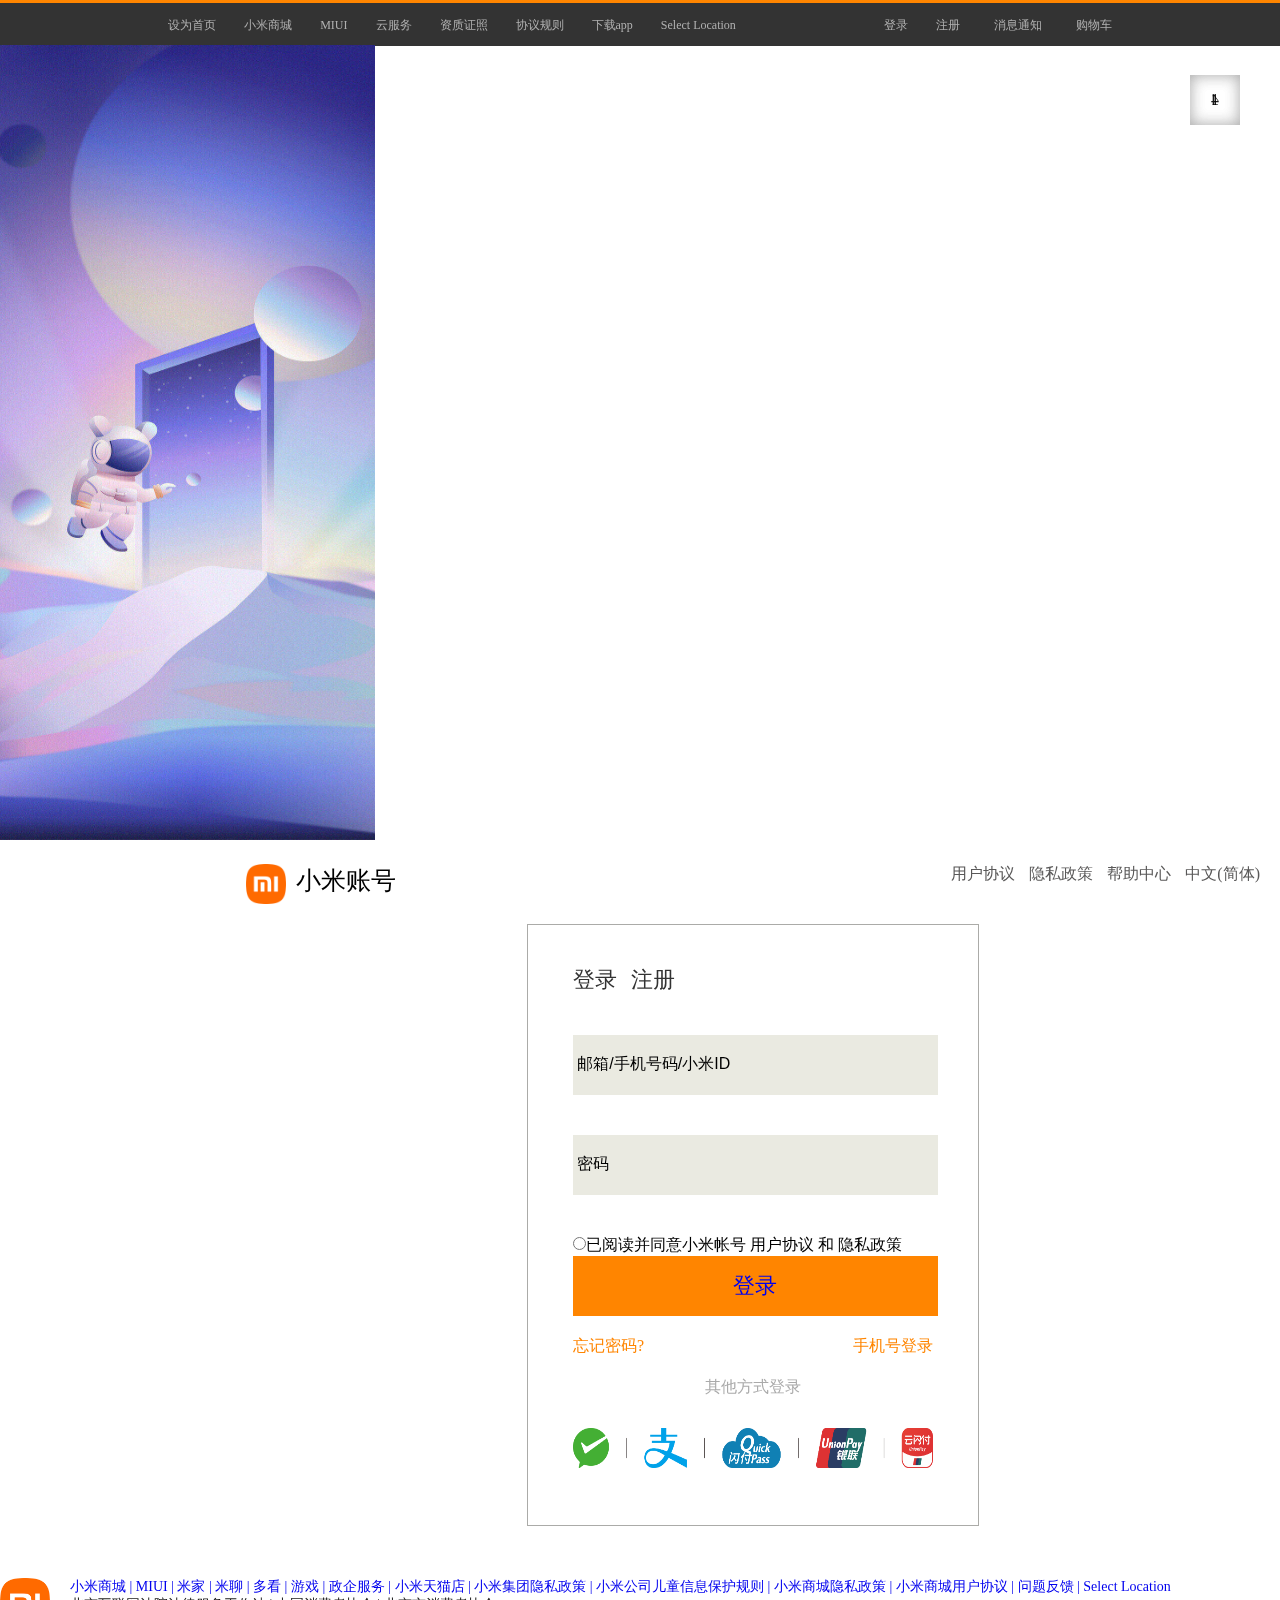
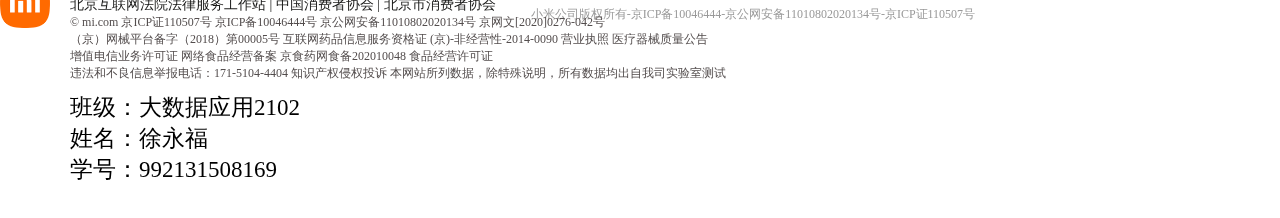
<file: Login.html>
<!DOCTYPE html>
<html lang="en">

<head>
    <meta charset="UTF-8">
    <meta http-equiv="X-UA-Compatible" content="IE=edge">
    <meta name="viewport" content="width=device-width, initial-scale=1.0">
    <title>登录界面</title>
    <link rel="stylesheet" href="https://cdn.staticfile.org/font-awesome/4.7.0/css/font-awesome.css">
    <link rel="stylesheet" href="css/common.css">
    <link rel="stylesheet" href="css/login.css">
    <link rel="stylesheet" href="css/base.css">
    <!-- 导入图标  -->
    <link rel="shortcut icon" href="favicon01.ico" />
</head>

<body>
    <!-- 头部 -->
    <header>
        <div class="header-box">
            <div class="header-nav">
                <div class="header-nav-left">
                    <a href="index.html">设为首页</a>
                    <a href="index.html">小米商城</a>
                    <a href="#">MIUI</a>
                    <a href="#">云服务</a>
                    <a href="#">资质证照</a>
                    <a href="#">协议规则</a>
                    <a href="#">下载app</a>
                    <a href="#">Select Location<span class="fa fa-angle-down"></span></a>
                    <span>　　　　　 　</span>
                    <a href="Login.html">登录</a>
                    <a href="Login.html">注册</a>
                    <a href="#">消息通知　</a>
                    <a href="#"><i class="fa fa-cart-plus fa-2x" aria-hidden="true"> </i> 购物车</a>
                </div>
            </div>
        </div>
        <!-- 立方体 -->
        <div class="xx-box">
            <div class="one">1</div>
            <div class="two">2</div>
            <div class="three">3</div>
            <div class="four">4</div>
            <div class="five">5</div>
            <div class="six">6</div>
        </div>
    </header>
    <!-- 主体 -->
    <div class="clearfix">
        <div class="tu"><img src="images/bei.jpg" alt="" width="375px" height="794.51px"></div>
        <!-- 登录头 -->
        <div class="den">
            <div class="den-a">
                <div class="den-m"><img src="images/logo-mi.png" alt="" width="40px" height="40px"></div>
                <div class="den-n">小米账号</div>
                <div class="den-h">
                    <a href="#">用户协议</a>
                    <a href="#">隐私政策</a>
                    <a href="#">帮助中心</a>
                    <a href="#">中文(简体)<span class="fa fa-angle-down"></span></a>
                </div>
            </div>
            <!-- 登录内容 -->
            <div class="ron">
                <div class="ron-1">
                    <a href="Login.html">登录</a>
                    <a href="Login.html">注册</a>
                </div>
                <div class="ron-2">
                    <input type="text" name="firstname" value=" 邮箱/手机号码/小米ID "
                        style="width: 365px; height: 60px; font-size: 16px; background-color: #eaeae1; border: 0px solid #ababa8;">
                </div>
                <div class="ron-3">
                    <input type="text" name="firstname" value=" 密码 "
                        style="width: 365px; height: 60px; font-size: 16px; background-color: #eaeae1;border: 0px solid #ababa8;">
                </div>
                <div class="ron-4">
                    <input type="radio" value="yes">已阅读并同意小米帐号 用户协议 和 隐私政策
                </div>
                <div class="ron-5"><a href="index.html">登录</a>
                </div>
                <div class="ron-6 clearfix">
                    <div class="ron-w"><a href="">忘记密码?</a></div>
                    <div class="ron-s"><a href="">手机号登录</a></div>
                </div>
                <div class="ron-7">其他方式登录</div>
                <div class="ron-8"><a href=""><img src="images/zhi.png" alt="" width="360px" height="40px"></a></div>
            </div>
            <!-- 登录脚 -->
            <div class="jiao">小米公司版权所有-京ICP备10046444-京公网安备11010802020134号-京ICP证110507号</div>
        </div>
    </div>
    <!-- 页脚 -->
    <div class="fooder">
        <div class="fu01"><img src="images/logo-mi.png" alt="" width="50px" height="50px"></div>
        <div class="fu">
            <div class="test">
                <div>
                    <a href="index.html">小米商城 | MIUI | 米家 | 米聊 | 多看 | 游戏 | 政企服务 | 小米天猫店 | 小米集团隐私政策 | 小米公司儿童信息保护规则 |
                        小米商城隐私政策 | 小米商城用户协议 |
                        问题反馈 |
                        Select Location</a>
                </div>
                <div>北京互联网法院法律服务工作站 | 中国消费者协会 | 北京市消费者协会</div>
            </div>
            <div class="test02">
                <div>© mi.com 京ICP证110507号 京ICP备10046444号 京公网安备11010802020134号 京网文[2020]0276-042号</div>
                <div>（京）网械平台备字（2018）第00005号 互联网药品信息服务资格证 (京)-非经营性-2014-0090 营业执照 医疗器械质量公告</div>
                <div>增值电信业务许可证 网络食品经营备案 京食药网食备202010048 食品经营许可证</div>
                <div>违法和不良信息举报电话：171-5104-4404 知识产权侵权投诉 本网站所列数据，除特殊说明，所有数据均出自我司实验室测试</div>
            </div>
            <div class="test03">
                <div>班级：大数据应用2102</div>
                <div>姓名：徐永福</div>
                <div>学号：992131508169</div>
            </div>
        </div>

    </div>
</body>

</html>
</file>
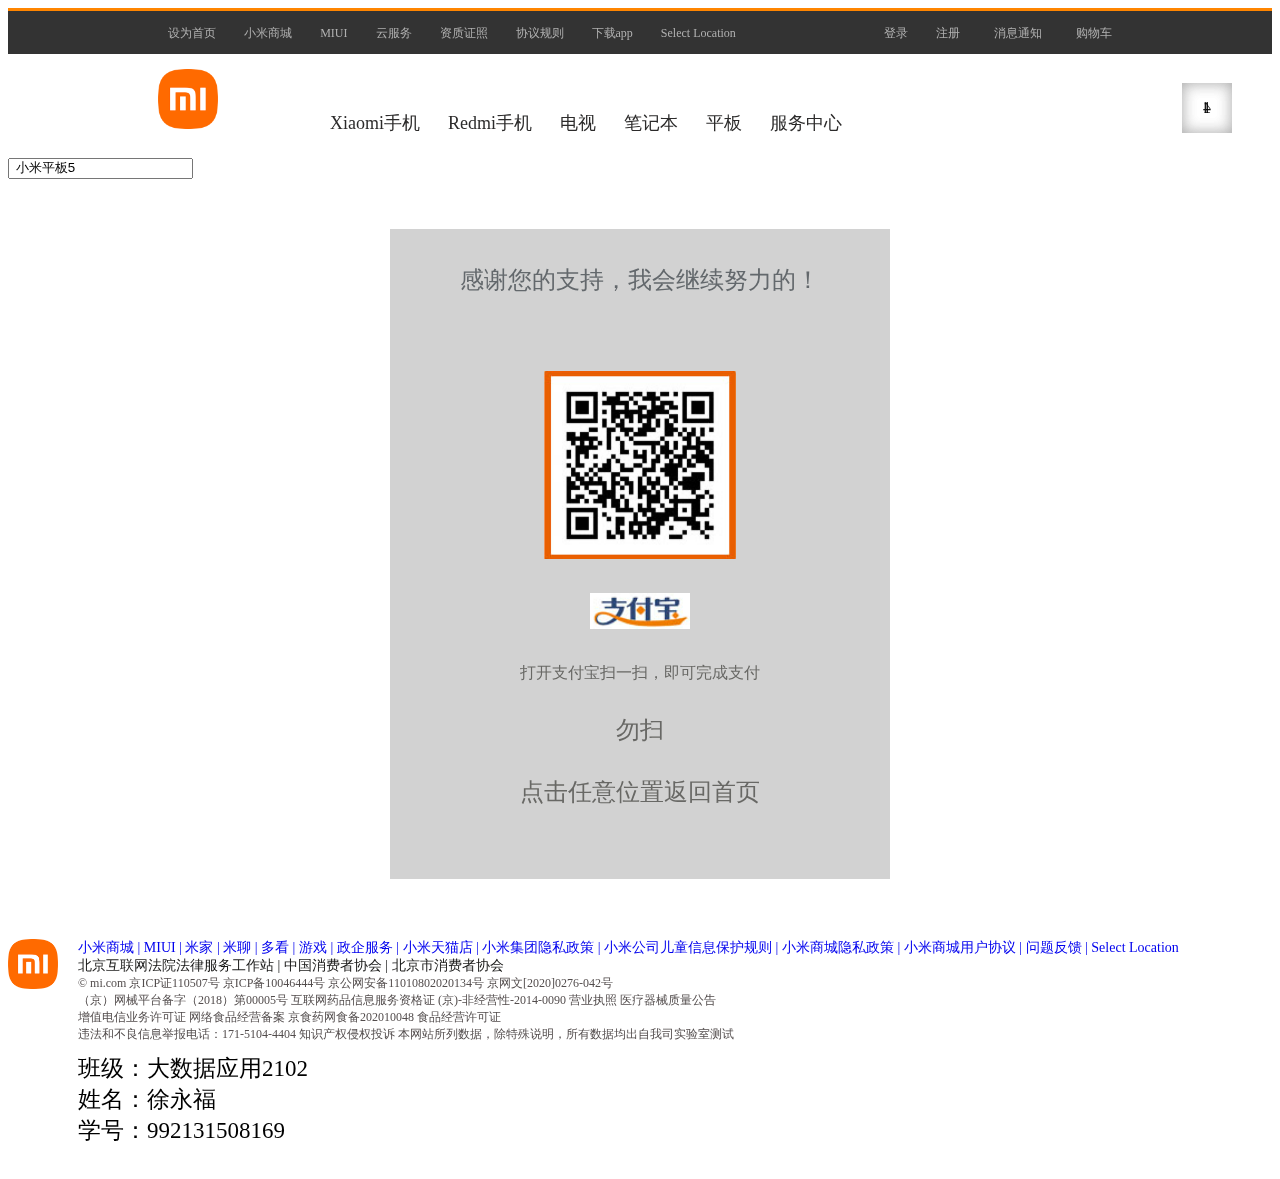
<file: pay.html>
<!DOCTYPE html>
<html lang="en">

<head>
    <meta charset="UTF-8">
    <meta http-equiv="X-UA-Compatible" content="IE=edge">
    <meta name="viewport" content="width=device-width, initial-scale=1.0">
    <title>支付界面</title>
    <link rel="stylesheet" href="https://cdn.staticfile.org/font-awesome/4.7.0/css/font-awesome.css">
    <link rel="stylesheet" href="css/common.css">
    <link rel="stylesheet" href="css/login.css">
    <link rel="stylesheet" href="css/pay.css">
    <!-- 导入图标  -->
    <link rel="shortcut icon" href="favicon01.ico" />
</head>

<body>
    <!-- 头部 -->
    <header>
        <div class="header-box">
            <div class="header-nav">
                <div class="header-nav-left">
                    <a href="index.html">设为首页</a>
                    <a href="index.html">小米商城</a>
                    <a href="#">MIUI</a>
                    <a href="#">云服务</a>
                    <a href="#">资质证照</a>
                    <a href="#">协议规则</a>
                    <a href="#">下载app</a>
                    <a href="#">Select Location<span class="fa fa-angle-down"></span></a>
                    <span>　　　　　 　</span>
                    <a href="Login.html">登录</a>
                    <a href="Login.html">注册</a>
                    <a href="#">消息通知　</a>
                    <a href="#"><i class="fa fa-cart-plus fa-2x" aria-hidden="true"> </i> 购物车</a>
                </div>
            </div>
        </div>
        <!-- 立方体 -->
        <div class="xx-box">
            <div class="one">1</div>
            <div class="two">2</div>
            <div class="three">3</div>
            <div class="four">4</div>
            <div class="five">5</div>
            <div class="six">6</div>
        </div>
    </header>
    <!-- 次头部 -->
    <div class="header2">
        <div class="aside-logo">
            <img src="images/logo-mi.png" alt="">
            <span> 　　　　</span>
            <a href="#">Xiaomi手机</a>
            <a href="#">Redmi手机</a>
            <a href="#">电视</a>
            <a href="#">笔记本</a>
            <a href="#">平板</a>
            <a href="#">服务中心</a>
            <span>　　　　　　　　<input type="text" name="firstname" value=" 小米平板5 "><i class="fa fa-search" aria-hidden="true"
                    fa-2x></i></span>
        </div>
    </div>
    <!-- 主体 -->
    <div class="p-box">
        <a href="index.html">
            <div class="a">感谢您的支持，我会继续努力的！</div>
            <div class="b"><img src="images/fu.png" alt=""></div>
            <div class="c"><img src="images/bao.png" alt=""></div>
            <div class="d">打开支付宝扫一扫，即可完成支付</div>
            <div class="e">勿扫</div>
            <div class="e">点击任意位置返回首页</div>
        </a>
    </div>
    <!-- 页脚 -->
    <div class="fooder">
        <div class="fu01"><img src="images/logo-mi.png" alt="" width="50px" height="50px"></div>
        <div class="fu">
            <div class="test">
                <div>
                    <a href="index.html">小米商城 | MIUI | 米家 | 米聊 | 多看 | 游戏 | 政企服务 | 小米天猫店 | 小米集团隐私政策 | 小米公司儿童信息保护规则 |
                        小米商城隐私政策 | 小米商城用户协议 |
                        问题反馈 | Select Location</a>
                </div>
                <div>北京互联网法院法律服务工作站 | 中国消费者协会 | 北京市消费者协会</div>
            </div>
            <div class="test02">
                <div>© mi.com 京ICP证110507号 京ICP备10046444号 京公网安备11010802020134号 京网文[2020]0276-042号</div>
                <div>（京）网械平台备字（2018）第00005号 互联网药品信息服务资格证 (京)-非经营性-2014-0090 营业执照 医疗器械质量公告</div>
                <div>增值电信业务许可证 网络食品经营备案 京食药网食备202010048 食品经营许可证</div>
                <div>违法和不良信息举报电话：171-5104-4404 知识产权侵权投诉 本网站所列数据，除特殊说明，所有数据均出自我司实验室测试</div>
            </div>
            <div class="test03">
                <div>班级：大数据应用2102</div>
                <div>姓名：徐永福</div>
                <div>学号：992131508169</div>
            </div>
        </div>

    </div>
</body>

</html>
</file>
<file: css/common.css>
/* 头部 */
/* * {
    margin: 0;
    padding: 0;
}

.clearfix::after {
    content: '';
    display: block;
    clear: both;
} */

.wrap {
    /* width: 1400px; */
    margin: 10px auto;
}

header {
    /* width: 950px; */
    height: 41px;
    margin: 0 auto;
    margin-bottom: 3px;
    /* background-color: pink; */
}

.header-box {
    height: 41px;
    /* 顶边距 */
    border-top: 3px solid #ff8500;
    /* 底边距 */
    border-bottom: 1px solid #edeef0;
    background-color: #fcfcfc;
    /* 行高 */
    line-height: 41px;
}

.header-nav {
    /* width: 1200px; */
    /* 框架居中 */
    margin: 0 auto;
}

/* 写下代码，完善新浪导航 */
.header-nav-left {
    background-color: #333;
    text-align: center
}

.header-nav a {
    /* 定义生成框的类型 */
    display: inline-block;
    height: 41px;
    /* 内容的尺寸 */
    font-size: 12px;
    color: #b0b0b0;
    /* 超链接去除下划线 */
    text-decoration: none;
    /* 外边距 */
    padding: 0 12px;
    margin: 0 auto;
}

a {
    text-decoration: none;
}

.header-nav span {
    color: #ff8500;
    padding-left: 8px;
}

.header-nav a:hover {
    background-color: rgb(237, 238, 240);
    color: #ff8500;
}

/* 立方体 */
body {
    perspective: 1000px;
}

.xx-box {
    width: 50px;
    height: 50px;
    /* margin: 130px auto; */
    position: relative;
    transform-style: preserve-3d;
    transition: all 25s;
    float: right;
    margin-top: 30px;
    margin-right: 40px;
}

.xx-box:hover {
    transform: rotateX(3080deg) rotateZ(2080deg);
}

.xx-box>div {
    width: 100%;
    height: 100%;
    position: absolute;
    left: 0;
    top: 0;
    box-shadow: inset 0 0 15px rgba(0, 0, 0, .2);
    background-color: rgba(255, 255, 255, .1);
    text-align: center;

}

.one {
    transform: translateZ(40px);
    line-height: 50px;
}

.two {
    transform: rotateX(-90deg) translateZ(40px);
    line-height: 50px;
}

.three {
    transform: rotateY(90deg) translateZ(40px);
    line-height: 50px;
}

.four {
    transform: rotateY(-180deg) translateZ(40px);
    line-height: 50px;
}

.five {
    transform: rotateX(90deg) translateZ(40px);
    line-height: 50px;
}

.six {
    transform: rotateY(-90deg) translateZ(40px);
    line-height: 50px;
}





/* 页脚 */
.test {
    color: rgb(25, 25, 24);
    font-size: 14px;
}

.test02 {
    color: rgb(83, 77, 77);
    font-size: 12px;
}

.fu01 {
    float: left;
    /* margin-left: 30px; */
}

.fu {
    margin-left: 70px;
}

.test03 {
    /* width: 100px; */
    /* height: 23px; */
    font-size: 23px;
    margin-top: 10px;

}

.fooder {
    width: 1226px;
    height: 200px;
    margin: 0 auto;
    margin-bottom: 40px;
    /* background-color: burlywood; */
}

/* 次头部 */
.aside-logo {
    margin-top: 10px;
}

.aside-logo img {
    width: 60px;
    height: 60px;

    margin-left: 150px;
}

.aside-logo a {
    /* 定义生成框的类型 */
    display: inline-block;
    height: 41px;
    /* 内容的尺寸 */
    font-size: 18px;
    color: #2c2b2b;
    /* 超链接去除下划线 */
    text-decoration: none;
    /* 外边距 */
    padding: 0 12px;
    margin: 0 auto;
    text-align: center center;
}

.aside-logo span {
    font-size: 23px;
}
</file>
<file: css/login.css>
/* 图片 */
.tu {
    float: left;
}

/* 登录头 */
.den {
    width: 1054.2px;
    height: 674.51px;
    /* background-color: blue; */
    float: right;
}


.den-a {
    padding: 20px;
}

.den-m {
    float: left;
    margin-right: 10px;
}

.den-n {
    font-size: 25px;
    float: left;

}

.den-h {
    float: right;
}

.den-h a {
    text-decoration: none;
    margin-left: 10px;
    color: #5a5959;
}

.den-h a:hover {
    color: #ff8500;
}

/* 登录内容 */
.ron {
    width: 360px;
    height: 520.51px;
    /* background-color: rgb(79, 79, 81); */
    margin: 0 auto;
    margin-top: 40px;
    padding: 40px 45px;
    padding: blue;
    /* border-color: rgb(228, 226, 223); */
    border: 1px solid #ababa8;
}

.ron-1 a {
    color: #333;
    font-size: 22px;
    text-decoration: none;
    margin-right: 10px;
}

.ron-1 a:hover {
    color: #ff8500;
}

.ron-2 {
    margin-top: 40px;
}

.ron-3 {
    margin-top: 40px;
}

.ron-4 {
    margin-top: 40px;
}

/* 登录按钮 */
.ron-5 {
    width: 365px;
    height: 60px;
    font-size: 22px;
    background-color: #ff8500;
    border: 0px solid #ababa8;
    font-size: 22px;
    line-height: 60px;
    text-align: center;
}

.ron-5 a {
    text-decoration: none;
}

.ron-6 {
    margin-top: 20px;
}

.ron-6 a:hover {
    color: #948c84;
}

.ron-w {
    float: left;
}

.ron-w a {
    color: #ff8500;
    text-decoration: none;
}

.ron-s {
    float: right;

}

.ron-s a {
    color: #ff8500;
    text-decoration: none;
}

.ron-7 {
    text-align: center;
    margin-top: 20px;
    color: #aaa;
}

.ron-8 {
    margin-top: 30px;
}

.jiao {
    text-align: center;
    margin-top: 80px;
    color: #999;
    font-size: 12px;
}

.fooder {
    margin-top: 60px;
    margin-left: 0px;

    padding: 0px;
}
</file>
<file: css/base.css>
* {
    margin: 0;
    padding: 0;
}

.clearfix::after {
    content: '';
    display: block;
    clear: both;
}
</file>
<file: css/pay.css>
/* 主体内容 */
.p-box {
    width: 500px;
    height: 650px;
    margin: 0 auto;
    margin-top: 50px;
    background-color: rgb(210, 210, 210);
}

.p-box a {
    text-decoration: none;
}

/* 条例 */
.a {
    font-size: 24px;
    color: rgb(99, 104, 108);
    text-align: center;
    padding: 35px;
}

.b {
    margin-top: 40px;

    text-align: center;
}

.c {
    margin-top: 30px;

    text-align: center;
}

.d {
    margin-top: 30px;

    color: rgb(104, 104, 101);
    text-align: center;
}

.e {
    margin-top: 30px;
    text-align: center;
    font-size: 24px;
    color: rgb(104, 104, 101);
}

.aside-logo {
    margin-top: 20px;
}
</file>
